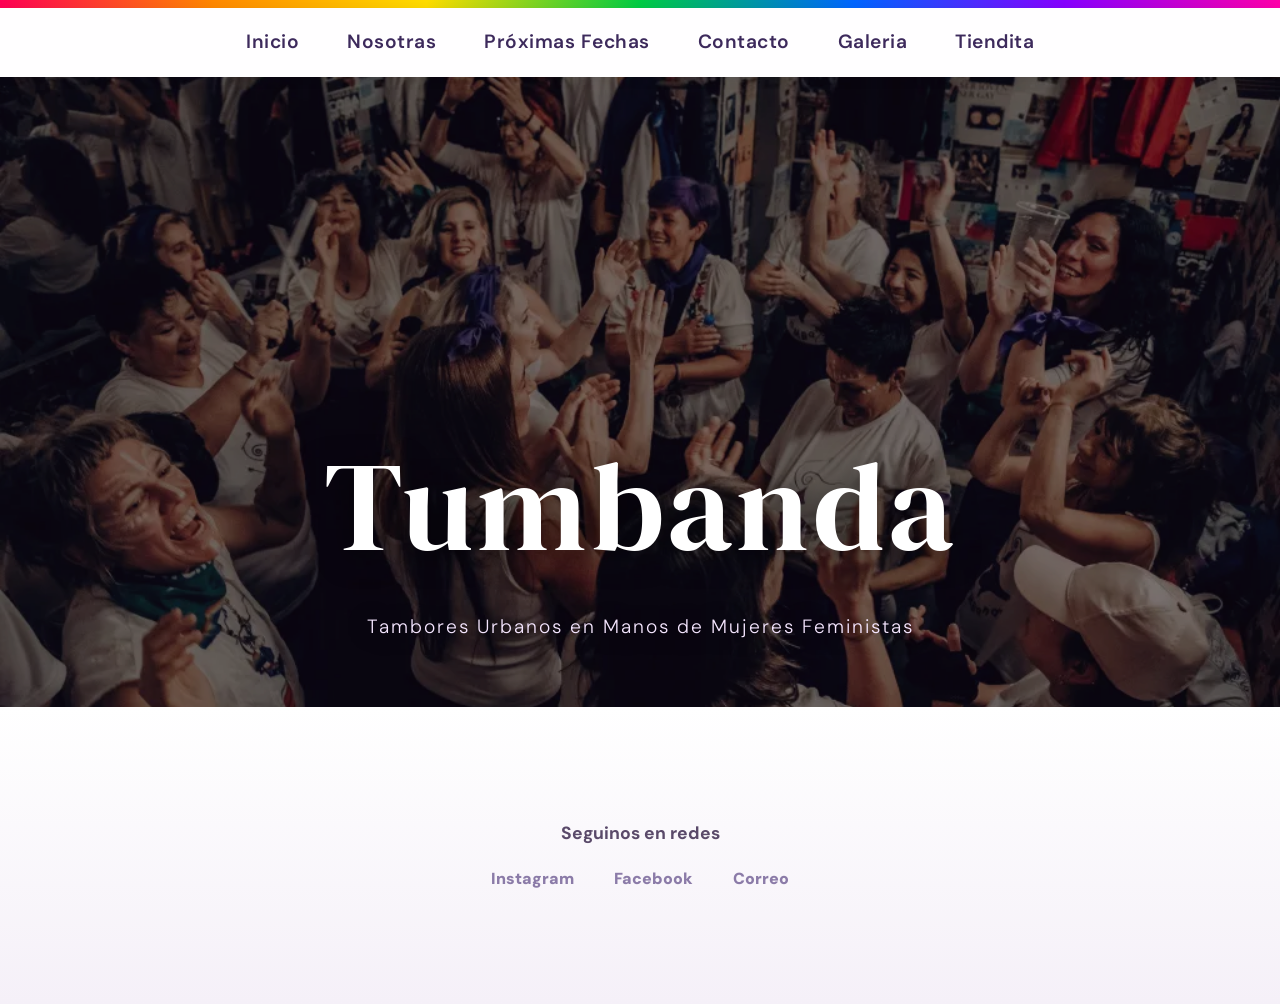
<file: index.html>
<!DOCTYPE html>
<html lang="es">
<head>
    <meta charset="UTF-8" />
    <meta name="viewport" content="width=device-width, initial-scale=1.0" />
    <title>Tumbanda · Tamboras Transfeministas</title>
    <link rel="stylesheet" href="./assets/styles/style.css" />
    <link rel="preconnect" href="https://fonts.googleapis.com" />
    <link rel="preconnect" href="https://fonts.gstatic.com" crossorigin />
    <link href="https://fonts.googleapis.com/css2?family=DM+Sans:wght@400;500;700&family=DM+Serif+Display:ital@0;1&display=swap" rel="stylesheet" />
</head>
<body>
    <div class="rainbow-bar"></div>

    <header class="header">
        <nav class="nav">
            <a href="index.html" class="nav-link">Inicio</a>
            <a href="nosotras.html" class="nav-link">Nosotras</a>
            <a href="eventos.html" class="nav-link">Próximas Fechas</a>
            <a href="eventos.html" class="nav-link">Contacto</a>
            <a href="galeria.html" class="nav-link">Galeria</a>
            <a href="tiendita.html" class="nav-link">Tiendita</a>
        </nav>
    </header>

    <section class="hero" id="inicio">
        <div class="hero-overlay"></div>
        <div class="hero-content">
            <h1 class="hero-title">Tumbanda</h1>
            <p class="hero-subtitle">Tambores Urbanos en Manos de Mujeres Feministas</p>
        </div>
    </section>

    <footer class="footer" id="contacto">
        <div class="container">
            <p class="footer-text"><strong>Seguinos en redes</strong></p>
            <div class="social-links">
                <a href="#" class="social-link">Instagram</a>
                <a href="#" class="social-link">Facebook</a>
                <a href="#" class="social-link">Correo</a>
            </div>
        </div>
    </footer>
</body>
</html>
</file>
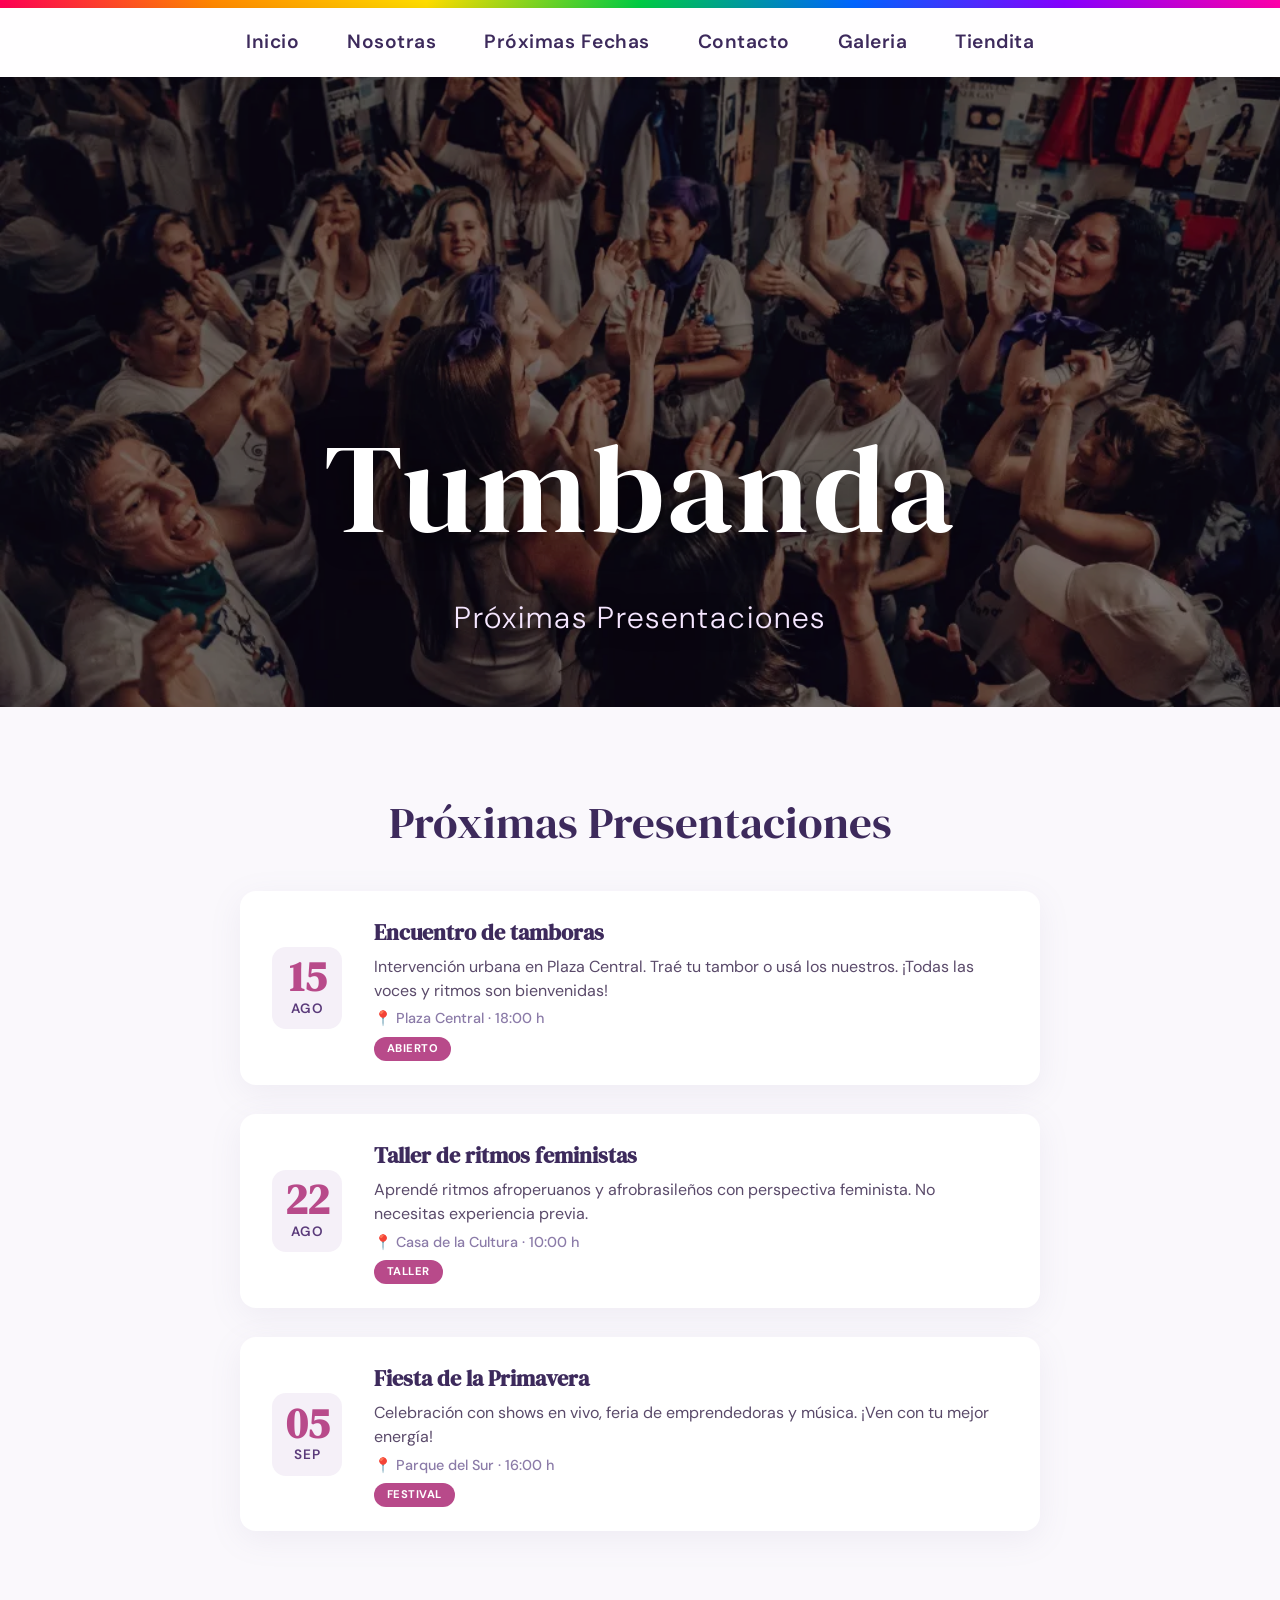
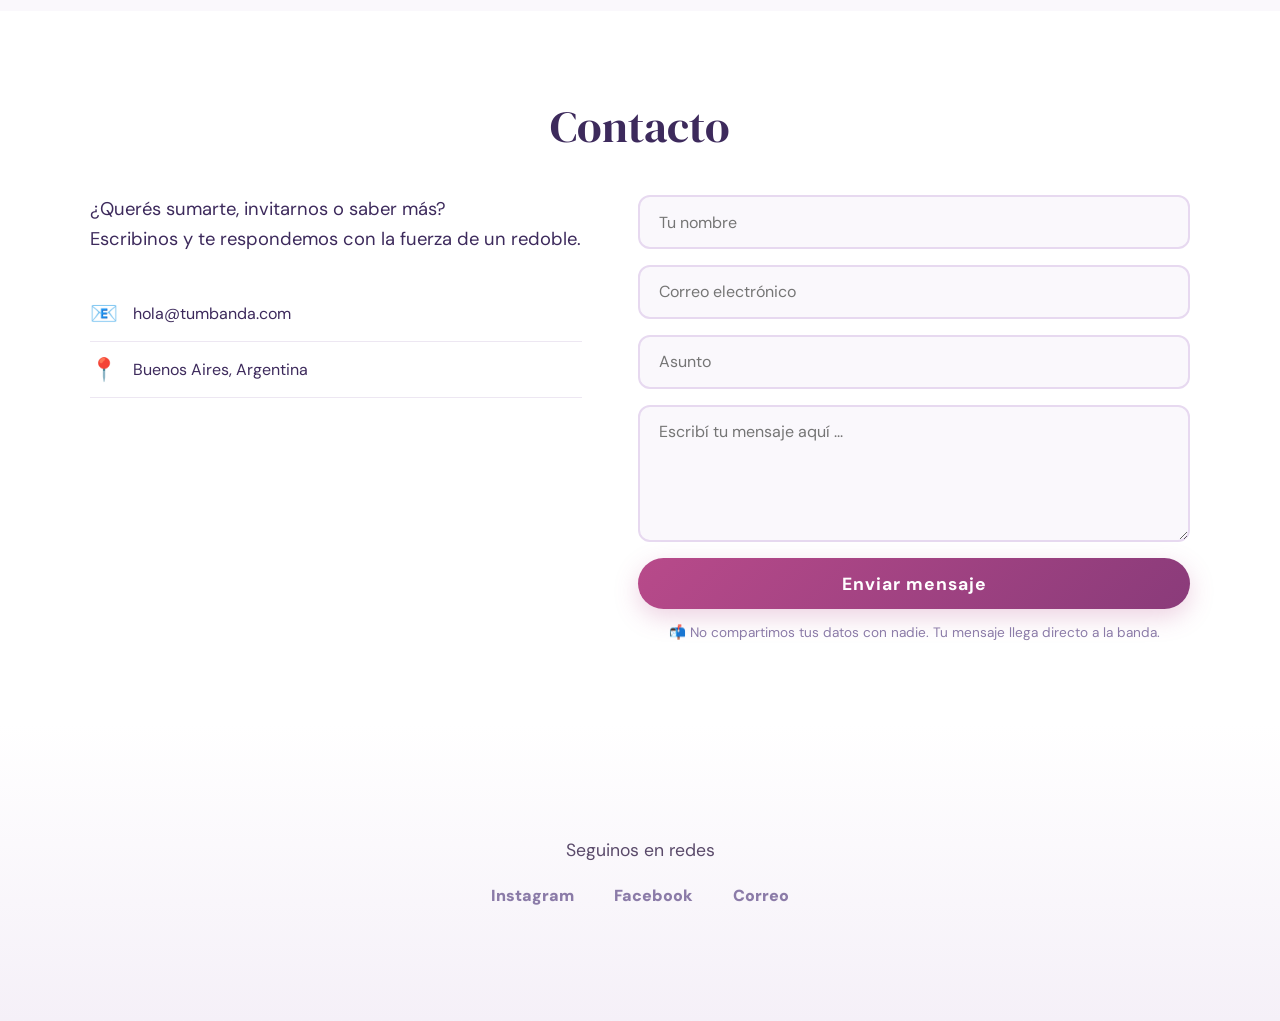
<file: eventos.html>
<!DOCTYPE html>
<html lang="es">
<head>
    <meta charset="UTF-8" />
    <meta name="viewport" content="width=device-width, initial-scale=1.0" />
    <title>Tumbanda · Tamboras Transfeministas</title>
    <link rel="stylesheet" href="./assets/styles/style.css" />
    <link rel="preconnect" href="https://fonts.googleapis.com" />
    <link rel="preconnect" href="https://fonts.gstatic.com" crossorigin />
    <link href="https://fonts.googleapis.com/css2?family=DM+Sans:wght@400;500;700&family=DM+Serif+Display:ital@0;1&display=swap" rel="stylesheet" />
</head>
<body>
    <div class="rainbow-bar"></div>

    <header class="header">
        <nav class="nav">
            <a href="index.html" class="nav-link">Inicio</a>
            <a href="nosotras.html" class="nav-link">Nosotras</a>
            <a href="eventos.html" class="nav-link">Próximas Fechas</a>
            <a href="eventos.html" class="nav-link">Contacto</a>
            <a href="galeria.html" class="nav-link">Galeria</a>
            <a href="tiendita.html" class="nav-link">Tiendita</a>
        </nav>
    </header>

    <section class="hero" id="inicio">
        <div class="hero-overlay"></div>
        <div class="hero-content">
            <h1 class="hero-title">Tumbanda</h1>
            <p class="hero-subtitle-page">Próximas Presentaciones</p>
        </div>
    </section>


<section class="events" id="eventos">
    <div class="container">
        <h2 class="section-title">Próximas Presentaciones</h2>
        <div class="events-grid">
            <div class="event-card">
                <div class="event-date">
                    <span class="event-day">15</span>
                    <span class="event-month">Ago</span>
                </div>
                <div class="event-info">
                    <h3 class="event-title">Encuentro de tamboras</h3>
                    <p class="event-description">Intervención urbana en Plaza Central. Traé tu tambor o usá los nuestros. ¡Todas las voces y ritmos son bienvenidas!</p>
                    <p class="event-place">📍 Plaza Central · 18:00 h</p>
                    <span class="event-tag">abierto</span>
                </div>
            </div>

            <div class="event-card">
                <div class="event-date">
                    <span class="event-day">22</span>
                    <span class="event-month">Ago</span>
                </div>
                <div class="event-info">
                    <h3 class="event-title">Taller de ritmos feministas</h3>
                    <p class="event-description">Aprendé ritmos afroperuanos y afrobrasileños con perspectiva feminista. No necesitas experiencia previa.</p>
                    <p class="event-place">📍 Casa de la Cultura · 10:00 h</p>
                    <span class="event-tag">taller</span>
                </div>
            </div>

            <div class="event-card">
                <div class="event-date">
                    <span class="event-day">05</span>
                    <span class="event-month">Sep</span>
                </div>
                <div class="event-info">
                    <h3 class="event-title">Fiesta de la Primavera</h3>
                    <p class="event-description">Celebración con shows en vivo, feria de emprendedoras y música. ¡Ven con tu mejor energía!</p>
                    <p class="event-place">📍 Parque del Sur · 16:00 h</p>
                    <span class="event-tag">festival</span>
                </div>
            </div>
        </div>
    </div>
</section>

<section class="contacto" id="contacto">
    <div class="container">
        <h2 class="section-title">Contacto</h2>
        <div class="contacto-wrapper">
            <!-- Columna izquierda: Info -->
            <div class="contacto-info">
                <p class="contacto-desc">
                    ¿Querés sumarte, invitarnos o saber más? <br />
                    Escribinos y te respondemos con la fuerza de un redoble.
                </p>
                <ul class="contacto-detalles">
                    <li><span class="icono">📧</span> hola@tumbanda.com</li>
                    <li><span class="icono">📍</span> Buenos Aires, Argentina</li>
                </ul>
            </div>

            <div class="contacto-form">
                <form action="https://formspree.io/f/tu-endpoint-aqui" method="POST">
                    <input type="text" name="nombre" placeholder="Tu nombre" required />
                    <input type="email" name="email" placeholder="Correo electrónico" required />
                    <input type="text" name="asunto" placeholder="Asunto" />
                    <textarea name="mensaje" rows="5" placeholder="Escribí tu mensaje aquí ..." required></textarea>
                    <button type="submit" class="btn-enviar">Enviar mensaje</button>
                </form>
                <p class="form-nota">📬 No compartimos tus datos con nadie. Tu mensaje llega directo a la banda.</p>
            </div>
        </div>
    </div>
</section>

    <footer class="footer" id="contacto">
        <div class="container">
            <p class="footer-text">Seguinos en redes</p>
            <div class="social-links">
                <a href="#" class="social-link">Instagram</a>
                <a href="#" class="social-link">Facebook</a>
                <a href="#" class="social-link">Correo</a>
            </div>
        </div>
    </footer>
</body>
</html>
</file>
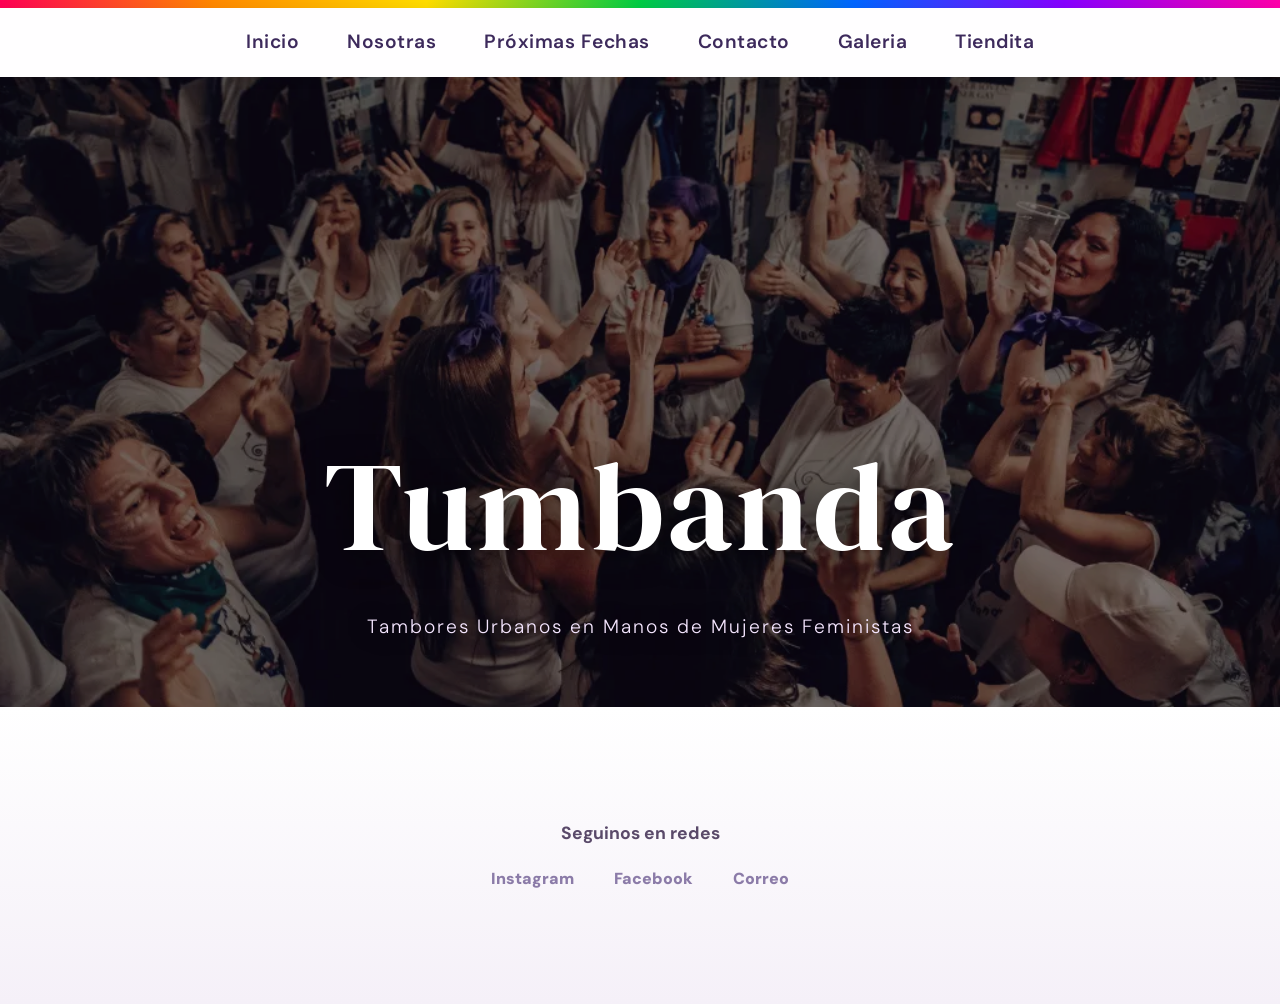
<file: home.html>
<!DOCTYPE html>
<html lang="es">
<head>
    <meta charset="UTF-8" />
    <meta name="viewport" content="width=device-width, initial-scale=1.0" />
    <title>Tumbanda · Tamboras Transfeministas</title>
    <link rel="stylesheet" href="./assets/styles/style.css" />
    <link rel="preconnect" href="https://fonts.googleapis.com" />
    <link rel="preconnect" href="https://fonts.gstatic.com" crossorigin />
    <link href="https://fonts.googleapis.com/css2?family=DM+Sans:wght@400;500;700&family=DM+Serif+Display:ital@0;1&display=swap" rel="stylesheet" />
</head>
<body>
    <div class="rainbow-bar"></div>

    <header class="header">
        <nav class="nav">
            <a href="home.html" class="nav-link">Inicio</a>
            <a href="nosotras.html" class="nav-link">Nosotras</a>
            <a href="#eventos" class="nav-link">Próximas Fechas</a>
            <a href="eventos.html" class="nav-link">Contacto</a>
            <a href="galería.html" class="nav-link">Galeria</a>
            <a href="tiendita.html" class="nav-link">Tiendita</a>
        </nav>
    </header>

    <section class="hero" id="inicio">
        <div class="hero-overlay"></div>
        <div class="hero-content">
            <h1 class="hero-title">Tumbanda</h1>
            <p class="hero-subtitle">Tambores Urbanos en Manos de Mujeres Feministas</p>
        </div>
    </section>

    <footer class="footer" id="contacto">
        <div class="container">
            <p class="footer-text"><strong>Seguinos en redes</strong></p>
            <div class="social-links">
                <a href="#" class="social-link">Instagram</a>
                <a href="#" class="social-link">Facebook</a>
                <a href="#" class="social-link">Correo</a>
            </div>
        </div>
    </footer>
</body>
</html>
</file>
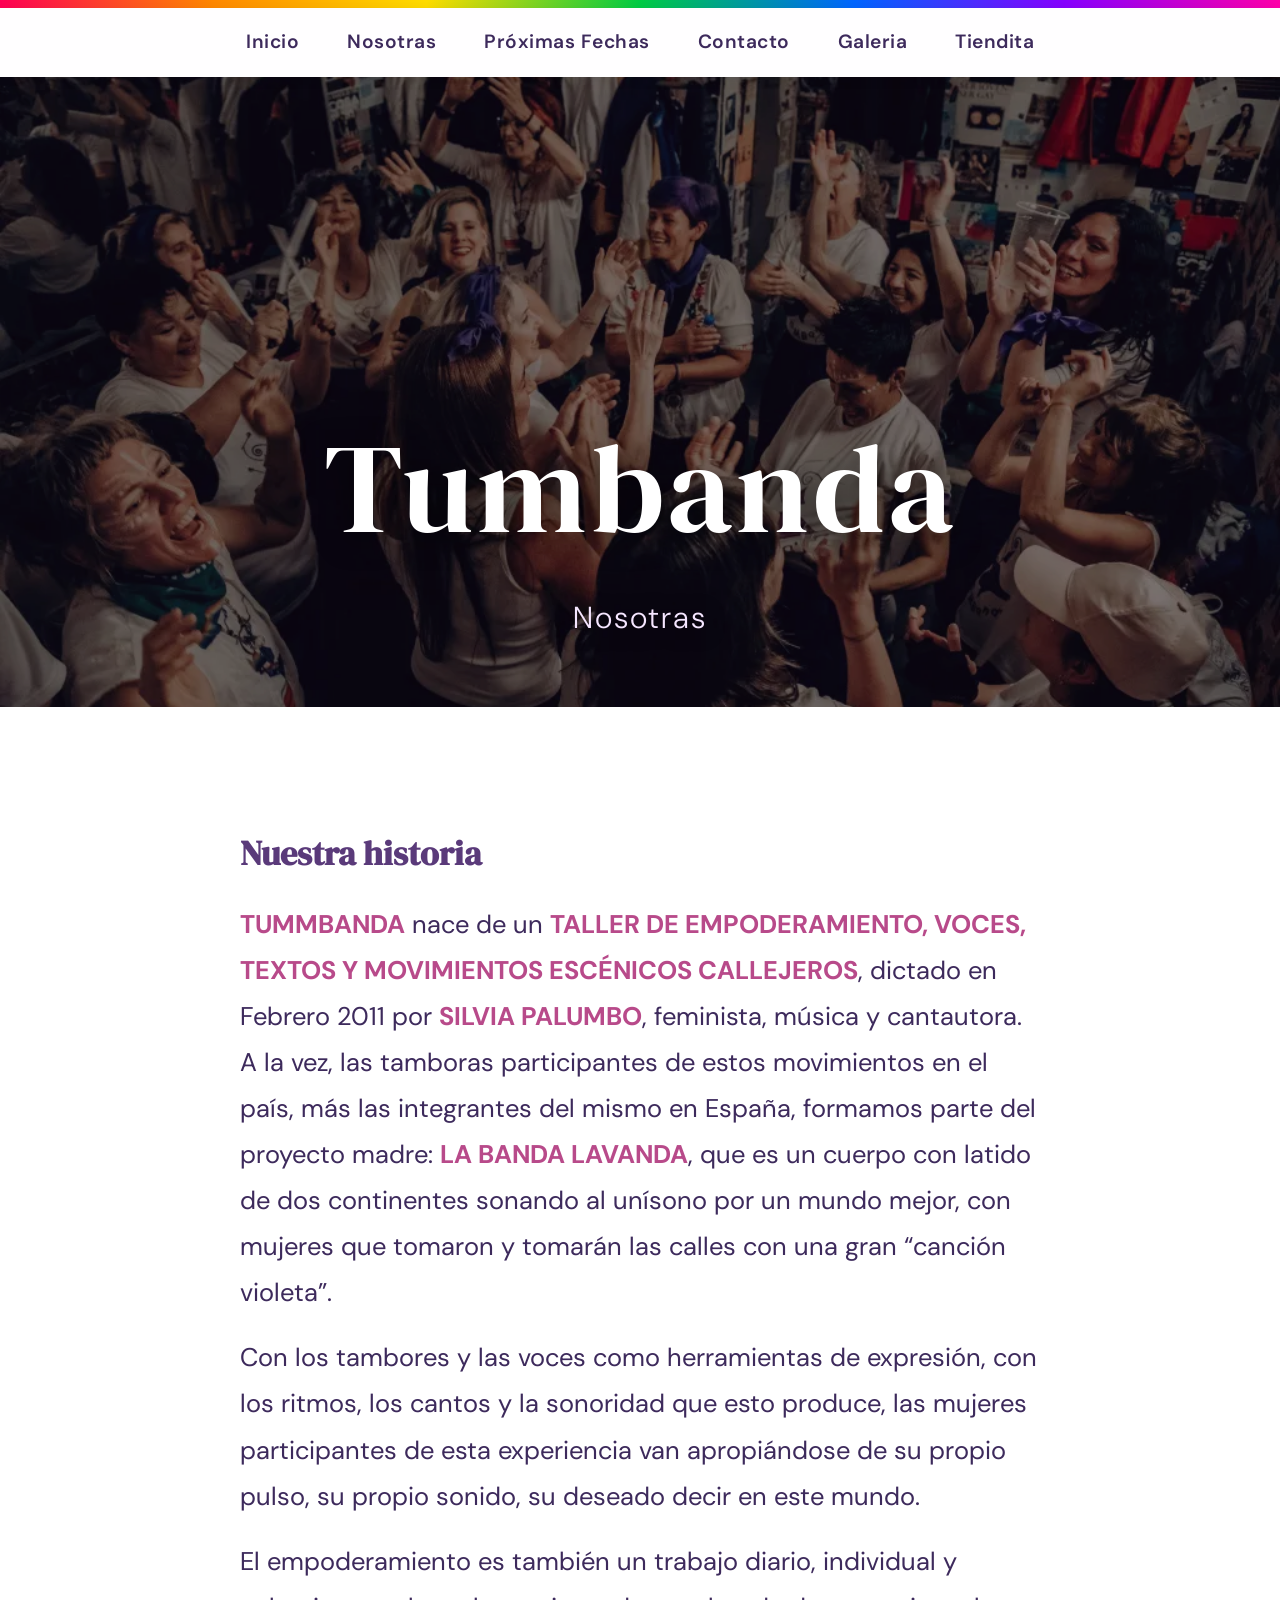
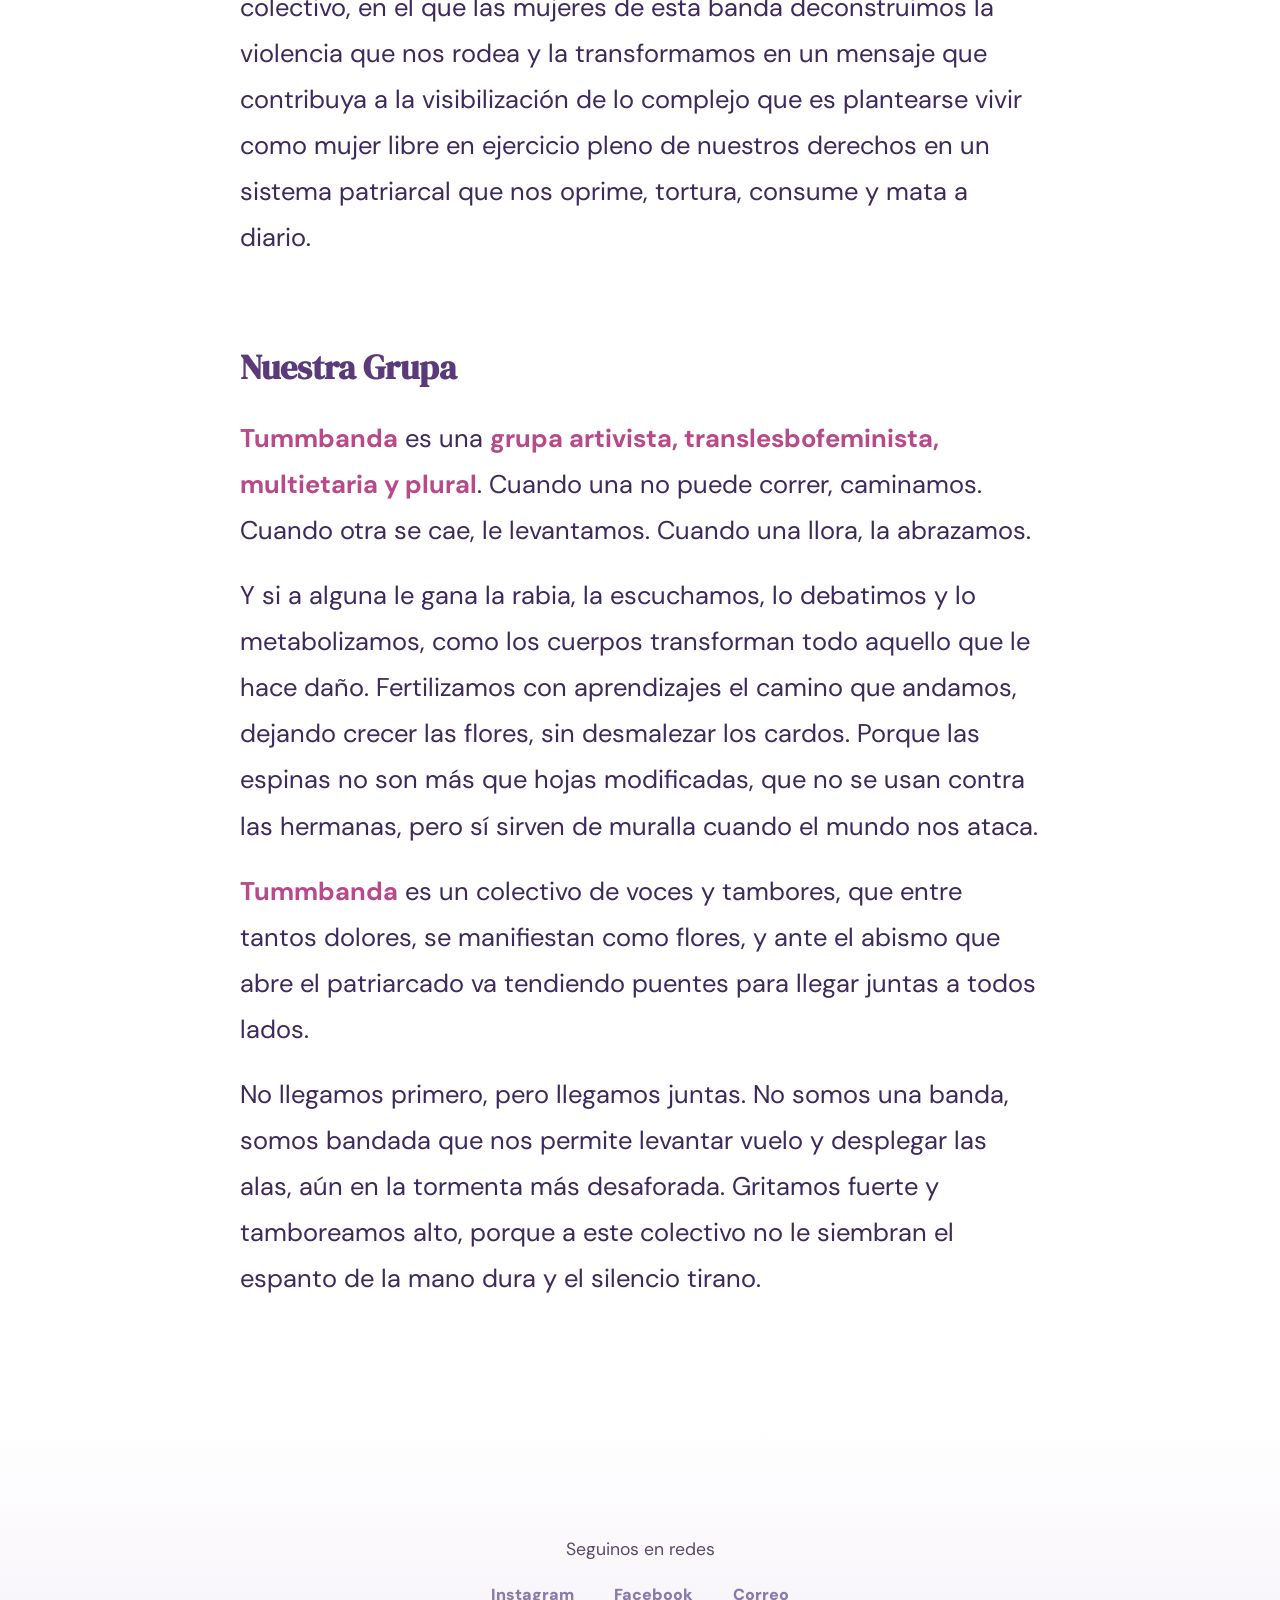
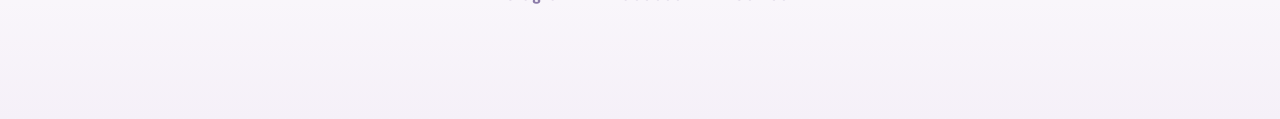
<file: nosotras.html>
<!DOCTYPE html>
<html lang="es">
<head>
    <meta charset="UTF-8" />
    <meta name="viewport" content="width=device-width, initial-scale=1.0" />
    <title>Tumbanda · Tamboras Transfeministas</title>
    <link rel="stylesheet" href="./assets/styles/style.css" />
    <link rel="preconnect" href="https://fonts.googleapis.com" />
    <link rel="preconnect" href="https://fonts.gstatic.com" crossorigin />
    <link href="https://fonts.googleapis.com/css2?family=DM+Sans:wght@400;500;700&family=DM+Serif+Display:ital@0;1&display=swap" rel="stylesheet" />
</head>
<body>
    <div class="rainbow-bar"></div>

    <header class="header">
        <nav class="nav">
            <a href="index.html" class="nav-link">Inicio</a>
            <a href="nosotras.html" class="nav-link">Nosotras</a>
            <a href="eventos.html" class="nav-link">Próximas Fechas</a>
            <a href="eventos.html" class="nav-link">Contacto</a>
            <a href="galeria.html" class="nav-link">Galeria</a>
            <a href="tiendita.html" class="nav-link">Tiendita</a>
        </nav>
    </header>

    <section class="hero" id="inicio">
        <div class="hero-overlay"></div>
        <div class="hero-content">
            <h1 class="hero-title">Tumbanda</h1>
            <p class="hero-subtitle-page">Nosotras</p>
        </div>
    </section>

    <section class="about" id="nosotras">
        <div class="container">
            <div class="historia">
                <h3 class="subsection-title">Nuestra historia</h3>
                <p>
                    <strong>TUMMBANDA</strong> nace de un <strong>TALLER DE EMPODERAMIENTO, VOCES, TEXTOS Y MOVIMIENTOS ESCÉNICOS CALLEJEROS</strong>, dictado en Febrero 2011 por <strong>SILVIA PALUMBO</strong>, feminista, música y cantautora. A la vez, las tamboras participantes de estos movimientos en el país, más las integrantes del mismo en España, formamos parte del proyecto madre: <strong>LA BANDA LAVANDA</strong>, que es un cuerpo con latido de dos continentes sonando al unísono por un mundo mejor, con mujeres que tomaron y tomarán las calles con una gran “canción violeta”.
                </p>
                <p>
                    Con los tambores y las voces como herramientas de expresión, con los ritmos, los cantos y la sonoridad que esto produce, las mujeres participantes de esta experiencia van apropiándose de su propio pulso, su propio sonido, su deseado decir en este mundo.
                </p>
                <p>
                    El empoderamiento es también un trabajo diario, individual y colectivo, en el que las mujeres de esta banda deconstruimos la violencia que nos rodea y la transformamos en un mensaje que contribuya a la visibilización de lo complejo que es plantearse vivir como mujer libre en ejercicio pleno de nuestros derechos en un sistema patriarcal que nos oprime, tortura, consume y mata a diario.
                </p>
            </div>

            <div class="grupa">
                <h3 class="subsection-title">Nuestra Grupa</h3>
                <p>
                    <strong>Tummbanda</strong> es una <strong>grupa artivista, translesbofeminista, multietaria y plural</strong>. Cuando una no puede correr, caminamos. Cuando otra se cae, le levantamos. Cuando una llora, la abrazamos.
                </p>
                <p>
                    Y si a alguna le gana la rabia, la escuchamos, lo debatimos y lo metabolizamos, como los cuerpos transforman todo aquello que le hace daño. Fertilizamos con aprendizajes el camino que andamos, dejando crecer las flores, sin desmalezar los cardos. Porque las espinas no son más que hojas modificadas, que no se usan contra las hermanas, pero sí sirven de muralla cuando el mundo nos ataca.
                </p>
                <p>
                    <strong>Tummbanda</strong> es un colectivo de voces y tambores, que entre tantos dolores, se manifiestan como flores, y ante el abismo que abre el patriarcado va tendiendo puentes para llegar juntas a todos lados.
                </p>
                <p>
                    No llegamos primero, pero llegamos juntas. No somos una banda, somos bandada que nos permite levantar vuelo y desplegar las alas, aún en la tormenta más desaforada. Gritamos fuerte y tamboreamos alto, porque a este colectivo no le siembran el espanto de la mano dura y el silencio tirano.
                </p>
            </div>
        </div>
    </section>

    <footer class="footer" id="contacto">
        <div class="container">
            <p class="footer-text">Seguinos en redes</p>
            <div class="social-links">
                <a href="#" class="social-link">Instagram</a>
                <a href="#" class="social-link">Facebook</a>
                <a href="#" class="social-link">Correo</a>
            </div>
        </div>
    </footer>
</body>
</html>
</file>
<file: assets/styles/style.css>
* {
    margin: 0;
    padding: 0;
    box-sizing: border-box;
}

body {
    font-family: 'DM Sans', sans-serif;
    background-color: #f5f0f8;
    color: #4a4a4a;
    line-height: 1.6;
}

.container {
    max-width: 1200px;
    margin: 0 auto;
    padding: 0 2rem;
}

.rainbow-bar {
    height: 8px;
    background: linear-gradient(
        to right,
        #ff0055 0%,
        #ff8800 16.66%,
        #ffdd00 33.33%,
        #00cc44 50%,
        #0066ff 66.66%,
        #8800ff 83.33%,
        #ff00aa 100%
    );
}

.header {
    background-color: rgba(255, 255, 255, 0.92);
    padding: 1.2rem 2rem;
    position: sticky;
    top: 0;
    z-index: 100;
    backdrop-filter: blur(8px);
    box-shadow: 0 2px 12px rgba(0, 0, 0, 0.08);
}

.nav {
    display: flex;
    justify-content: center;
    gap: 3rem;
    max-width: 1200px;
    margin: 0 auto;
}

.nav-link {
    color: #3d2a5c;
    text-decoration: none;
    font-weight: 600;
    font-size: 1.2rem;
    letter-spacing: 0.5px;
    transition: color 0.3s ease, transform 0.2s;
}

.nav-link:hover {
    color: #b84a8a;
    transform: translateY(-1px);
}

.hero {
    position: relative;
    width: 100%;
    height: 70vh;
    min-height: 400px;
    background-image: url('../img/tummbanda-23.png');
    background-size: cover;
    background-position: center 30%;
    display: flex;
    align-items: flex-end;
    justify-content: center;
    text-align: center;
    color: white;
    padding-bottom: 3rem;
}

.hero-overlay {
    position: absolute;
    top: 0;
    left: 0;
    width: 100%;
    height: 100%;
    background: rgba(30, 10, 40, 0.30);
    backdrop-filter: brightness(0.80);
}

.hero-content {
    position: relative;
    z-index: 2;
    padding: 0 2rem 1rem;
}

.hero-title {
    font-family: 'DM Serif Display', serif;
    font-size: 7.9rem;
    font-weight: 400;
    color: #fff;
    text-shadow: 0 4px 30px rgba(0, 0, 0, 0.6);
    letter-spacing: 4px;
    margin-bottom: 0.3rem;
}

.hero-subtitle {
    font-size: 1.2rem;
    font-weight: 300;
    color: #f5e6ff;
    text-shadow: 0 2px 20px rgba(0, 0, 0, 0.5);
    letter-spacing: 2px;
}

.hero-subtitle-page {
    font-size: 1.9rem;
    font-weight: 300;
    color: #f5e6ff;
    text-shadow: 0 2px 20px rgba(0, 0, 0, 0.5);
    letter-spacing: 2px;
}

/* ===== SECCIONES ===== */
.about, .events {
    padding: 5rem 2rem;
}

.about {
    background-color: #ffffff;
}

.events {
    background-color: #faf8fc;
}

.section-title {
    font-family: 'DM Serif Display', serif;
    font-size: 2.8rem;
    color: #3d2a5c;
    text-align: center;
    margin-bottom: 2rem;
    font-weight: 400;
}

.section-text {
    max-width: 700px;
    margin: 0 auto;
    text-align: center;
    font-size: 1.2rem;
    color: #5a4a6a;
    line-height: 1.8;
}

.subsection-title {
    font-family: 'DM Serif Display', serif;
    font-size: 2.1rem;
    color: #5a3a7a;
    margin-top: 2.5rem;
    margin-bottom: 1rem;
    padding-bottom: 0.3rem;
    display: inline-block;
}

.historia, .grupa {
    max-width: 800px;
    margin: 0 auto 2.5rem;
}

.historia p, .grupa p {
    font-size: 1.6rem;
    color: #3d2a5c;
    margin-bottom: 1.2rem;
    line-height: 1.8;
}

.historia strong, .grupa strong {
    color: #b84a8a;
    font-weight: 700;
}

/* ===== EVENTOS ===== */
.events-grid {
    display: flex;
    flex-direction: column;
    gap: 1.8rem;
    max-width: 800px;
    margin: 0 auto;
}

.event-card {
    display: flex;
    align-items: center;
    gap: 2rem;
    background: #ffffff;
    padding: 1.5rem 2rem;
    border-radius: 16px;
    box-shadow: 0 8px 32px rgba(139, 123, 168, 0.10);
    transition: transform 0.25s ease, box-shadow 0.25s ease;
}

.event-card:hover {
    transform: translateX(8px);
    box-shadow: 0 12px 40px rgba(139, 123, 168, 0.18);
}

.event-date {
    display: flex;
    flex-direction: column;
    align-items: center;
    min-width: 70px;
    background: #f5f0f8;
    padding: 0.6rem 0.8rem;
    border-radius: 14px;
}

.event-day {
    font-family: 'DM Serif Display', serif;
    font-size: 2.6rem;
    font-weight: 700;
    color: #b84a8a;
    line-height: 1;
}

.event-month {
    font-size: 0.85rem;
    text-transform: uppercase;
    color: #5a3a7a;
    font-weight: 600;
    letter-spacing: 1px;
}

.event-info {
    flex: 1;
}

.event-title {
    font-family: 'DM Serif Display', serif;
    font-size: 1.4rem;
    color: #3d2a5c;
    margin-bottom: 0.25rem;
}

.event-description {
    font-size: 1rem;
    color: #5a4a6a;
    line-height: 1.5;
    margin-bottom: 0.3rem;
}

.event-place {
    font-size: 0.9rem;
    color: #8b7ba8;
    font-weight: 500;
}

.event-tag {
    display: inline-block;
    font-size: 0.7rem;
    text-transform: uppercase;
    font-weight: 700;
    letter-spacing: 0.5px;
    color: #ffffff;
    background: #b84a8a;
    padding: 0.2rem 0.8rem;
    border-radius: 30px;
    margin-top: 0.4rem;
}

/* ===== CONTACTO ===== */
.contacto {
    padding: 5rem 2rem;
    background: #ffffff;
}

.contacto-wrapper {
    display: flex;
    gap: 3.5rem;
    flex-wrap: wrap;
    max-width: 1100px;
    margin: 0 auto;
}

.contacto-info {
    flex: 1 1 320px;
}

.contacto-desc {
    font-size: 1.15rem;
    color: #3d2a5c;
    margin-bottom: 2rem;
    line-height: 1.6;
}

.contacto-detalles {
    list-style: none;
    margin-bottom: 2rem;
}

.contacto-detalles li {
    display: flex;
    align-items: center;
    gap: 0.8rem;
    font-size: 1rem;
    color: #3d2a5c;
    padding: 0.6rem 0;
    border-bottom: 1px solid #ede7f2;
}

.contacto-detalles .icono {
    font-size: 1.4rem;
    width: 30px;
}

.redes-sociales {
    display: flex;
    gap: 1.2rem;
}

.redes-sociales .social-link {
    font-size: 1.8rem;
    text-decoration: none;
    transition: transform 0.2s ease, color 0.2s ease;
}

.redes-sociales .social-link:hover {
    transform: scale(1.2);
}

.contacto-form {
    flex: 1 1 380px;
}

.contacto-form form {
    display: flex;
    flex-direction: column;
    gap: 1rem;
}

.contacto-form input,
.contacto-form textarea {
    padding: 0.9rem 1.2rem;
    border: 2px solid #e7d9f0;
    border-radius: 12px;
    font-family: 'DM Sans', sans-serif;
    font-size: 1rem;
    background: #faf8fc;
    transition: border-color 0.3s ease, box-shadow 0.3s ease;
}

.contacto-form input:focus,
.contacto-form textarea:focus {
    outline: none;
    border-color: #b84a8a;
    box-shadow: 0 0 0 4px rgba(184, 74, 138, 0.12);
}

.btn-enviar {
    background: linear-gradient(135deg, #b84a8a, #8a3b7a);
    color: #ffffff;
    font-family: 'DM Sans', sans-serif;
    font-weight: 700;
    font-size: 1.1rem;
    padding: 0.9rem 2rem;
    border: none;
    border-radius: 40px;
    cursor: pointer;
    transition: transform 0.25s ease, box-shadow 0.25s ease;
    box-shadow: 0 8px 24px rgba(184, 74, 138, 0.25);
    letter-spacing: 1px;
}

.btn-enviar:hover {
    transform: translateY(-3px);
    box-shadow: 0 12px 32px rgba(184, 74, 138, 0.35);
}

.form-nota {
    font-size: 0.85rem;
    color: #8b7ba8;
    margin-top: 0.8rem;
    text-align: center;
}

/* ===== GALERÍA ===== */
.galeria {
    padding: 5rem 2rem;
    background-color: #faf8fc;
}

.galeria-desc {
    text-align: center;
    max-width: 700px;
    margin: 0 auto 2.5rem;
    color: #5a4a6a;
    font-size: 1.15rem;
}

.galeria-grid {
    display: grid;
    grid-template-columns: repeat(auto-fit, minmax(280px, 1fr));
    gap: 1.8rem;
}

.galeria-item {
    position: relative;
    overflow: hidden;
    border-radius: 16px;
    box-shadow: 0 8px 24px rgba(139, 123, 168, 0.12);
    aspect-ratio: 4 / 3;
    cursor: pointer;
}

.galeria-item img {
    width: 100%;
    height: 100%;
    object-fit: cover;
    transition: transform 0.4s ease;
}

.galeria-item:hover img {
    transform: scale(1.06);
}

.galeria-overlay {
    position: absolute;
    bottom: 0;
    left: 0;
    width: 100%;
    padding: 1.5rem 1.2rem;
    background: linear-gradient(transparent, rgba(30, 10, 40, 0.8));
    color: white;
    opacity: 0;
    transition: opacity 0.4s ease;
    display: flex;
    flex-direction: column;
    align-items: flex-start;
    justify-content: flex-end;
}

.galeria-item:hover .galeria-overlay {
    opacity: 1;
}

.galeria-titulo {
    font-family: 'DM Serif Display', serif;
    font-size: 1.3rem;
    font-weight: 400;
}

.galeria-fecha {
    font-size: 0.85rem;
    opacity: 0.9;
    margin-top: 0.2rem;
}

/* ===== TIENDA ===== */
.tienda {
    padding: 5rem 2rem;
    background-color: #ffffff;
}

.tienda-desc {
    text-align: center;
    max-width: 700px;
    margin: 0 auto 2.5rem;
    color: #5a4a6a;
    font-size: 1.15rem;
}

.tienda-grid {
    display: grid;
    grid-template-columns: repeat(auto-fit, minmax(240px, 1fr));
    gap: 2rem;
}

.producto-card {
    background: #faf8fc;
    border-radius: 16px;
    overflow: hidden;
    box-shadow: 0 8px 24px rgba(139, 123, 168, 0.08);
    transition: transform 0.25s ease, box-shadow 0.25s ease;
}

.producto-card:hover {
    transform: translateY(-6px);
    box-shadow: 0 16px 40px rgba(139, 123, 168, 0.15);
}

.producto-card img {
    width: 100%;
    height: 200px;
    object-fit: cover;
    display: block;
}

.producto-info {
    padding: 1.5rem 1.2rem 1.8rem;
    text-align: center;
}

.producto-nombre {
    font-family: 'DM Serif Display', serif;
    font-size: 1.3rem;
    color: #3d2a5c;
    margin-bottom: 0.4rem;
}

.producto-desc {
    font-size: 0.95rem;
    color: #6a5a7a;
    margin-bottom: 1rem;
    line-height: 1.4;
}

.producto-precio {
    display: block;
    font-size: 1.4rem;
    font-weight: 700;
    color: #b84a8a;
    margin-bottom: 1rem;
}

.btn-producto {
    display: inline-block;
    background: linear-gradient(135deg, #b84a8a, #8a3b7a);
    color: #fff;
    font-weight: 600;
    padding: 0.6rem 2rem;
    border-radius: 40px;
    text-decoration: none;
    transition: transform 0.2s, box-shadow 0.2s;
    box-shadow: 0 4px 16px rgba(184, 74, 138, 0.25);
}

.btn-producto:hover {
    transform: scale(1.04);
    box-shadow: 0 8px 24px rgba(184, 74, 138, 0.35);
}

/* ===== FOOTER ===== */
.footer {
    background: linear-gradient(180deg, #ffffff 0%, #f5f0f8 100%);
    padding: 7rem 2rem;
    text-align: center;
}

.footer-text {
    color: #5a4a6a;
    font-size: 1.1rem;
    margin-bottom: 1.2rem;
}

.social-links {
    display: flex;
    justify-content: center;
    gap: 2.5rem;
}

.social-link {
    color: #8b7ba8;
    text-decoration: none;
    font-weight: 900;
    transition: color 0.3s ease;
}

.social-link:hover {
    color: #b84a8a;
}

/* ===== RESPONSIVE ===== */
@media (max-width: 768px) {
    .hero {
        height: 55vh;
        min-height: 300px;
        padding-bottom: 2rem;
        background-position: center 40%;
    }
    .hero-title {
        font-size: 3.5rem;
    }
    .hero-subtitle {
        font-size: 1.2rem;
    }
    .nav {
        gap: 1.5rem;
        flex-wrap: wrap;
    }
    .section-title {
        font-size: 2.2rem;
    }
    .subsection-title {
        font-size: 1.5rem;
    }
    .about, .events {
        padding: 3rem 1rem;
    }
    .historia p, .grupa p {
        font-size: 1rem;
    }
    .event-card {
        flex-direction: column;
        align-items: stretch;
        text-align: center;
        padding: 1.5rem;
    }
    .event-date {
        flex-direction: row;
        gap: 0.8rem;
        justify-content: center;
        min-width: auto;
        background: none;
        padding: 0;
    }
    .event-day {
        font-size: 2rem;
    }
    .event-month {
        font-size: 0.8rem;
    }
    .contacto-wrapper {
        flex-direction: column;
    }
    .redes-sociales {
        justify-content: center;
    }
    .galeria-grid {
        grid-template-columns: repeat(auto-fit, minmax(200px, 1fr));
    }
    .tienda-grid {
        grid-template-columns: repeat(auto-fit, minmax(180px, 1fr));
    }
}

@media (max-width: 480px) {
    .hero {
        height: 45vh;
        min-height: 250px;
        padding-bottom: 1.5rem;
    }
    .hero-title {
        font-size: 2.6rem;
    }
    .hero-subtitle {
        font-size: 1rem;
    }
    .nav-link {
        font-size: 0.9rem;
    }
    .social-links {
        gap: 1.5rem;
        flex-wrap: wrap;
    }
    .subsection-title {
        font-size: 1.2rem;
    }
    .event-title {
        font-size: 1.2rem;
    }
    .galeria-grid {
        grid-template-columns: 1fr 1fr;
        gap: 1rem;
    }
    .tienda-grid {
        grid-template-columns: 1fr 1fr;
        gap: 1rem;
    }
}
</file>
